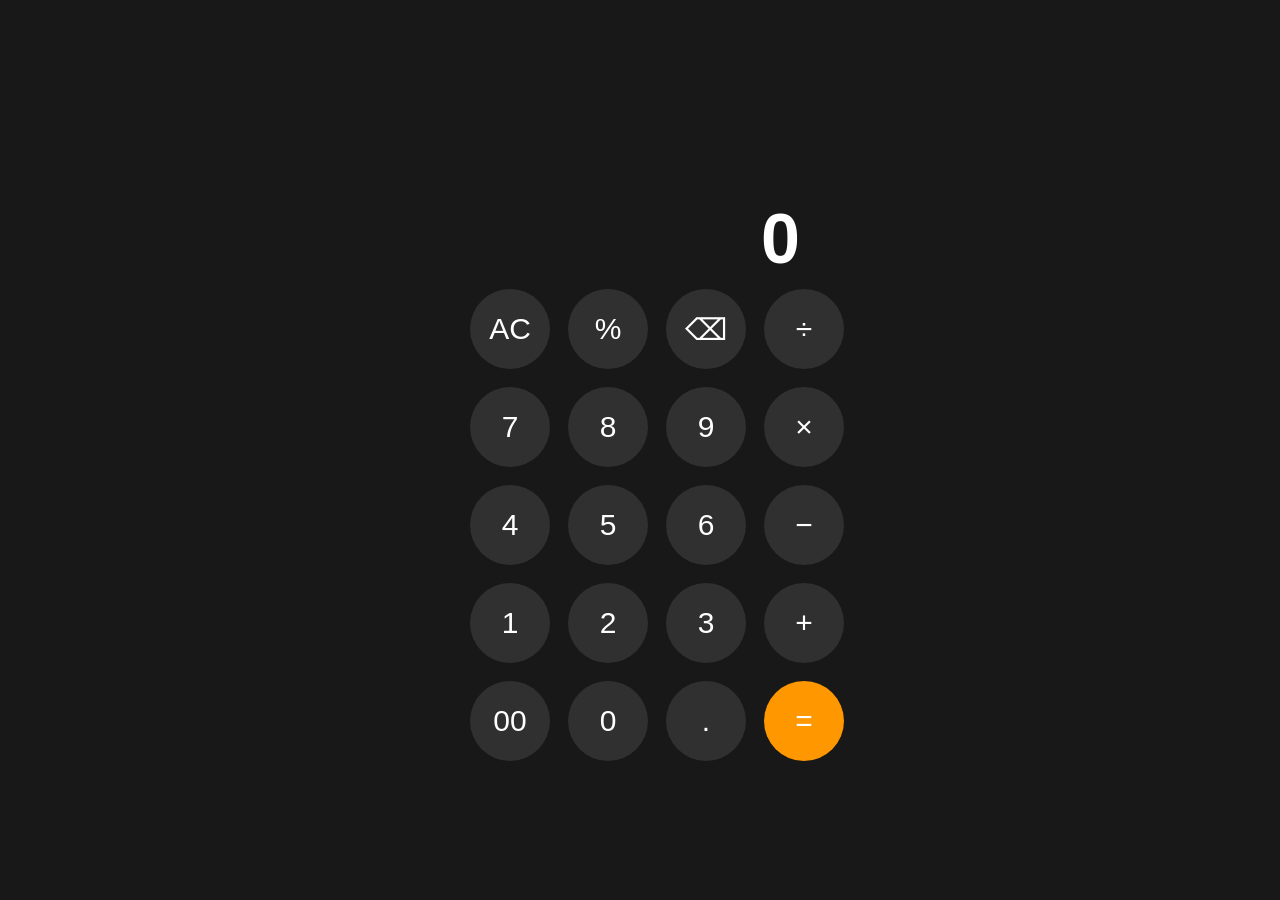
<file: Calculator/index.html>
<!DOCTYPE html>
<html lang="en">
<head>
<meta charset="UTF-8">
<meta name="viewport" content="width=device-width, initial-scale=1.0">
<title>Calculator</title>

<link rel="stylesheet" href="style.css">
</head>
<body>

<div class="calculator">

    <div class="display">
        <div id="history"></div>
        <div id="result">0</div>
    </div>

    <div class="buttons">

        <button onclick="clearDisplay()">AC</button>
        <button onclick="percent()">%</button>
        <button onclick="backspace()">⌫</button>
        <button onclick="append('/')">÷</button>

        <button onclick="append('7')">7</button>
        <button onclick="append('8')">8</button>
        <button onclick="append('9')">9</button>
        <button onclick="append('*')">×</button>

        <button onclick="append('4')">4</button>
        <button onclick="append('5')">5</button>
        <button onclick="append('6')">6</button>
        <button onclick="append('-')">−</button>

        <button onclick="append('1')">1</button>
        <button onclick="append('2')">2</button>
        <button onclick="append('3')">3</button>
        <button onclick="append('+')">+</button>

        <button onclick="append('00')">00</button>
        <button onclick="append('0')">0</button>
        <button onclick="append('.')">.</button>
        <button class="equal" onclick="calculate()">=</button>

    </div>

</div>

<script src="script.js"></script>

</body>
</html>
</file>
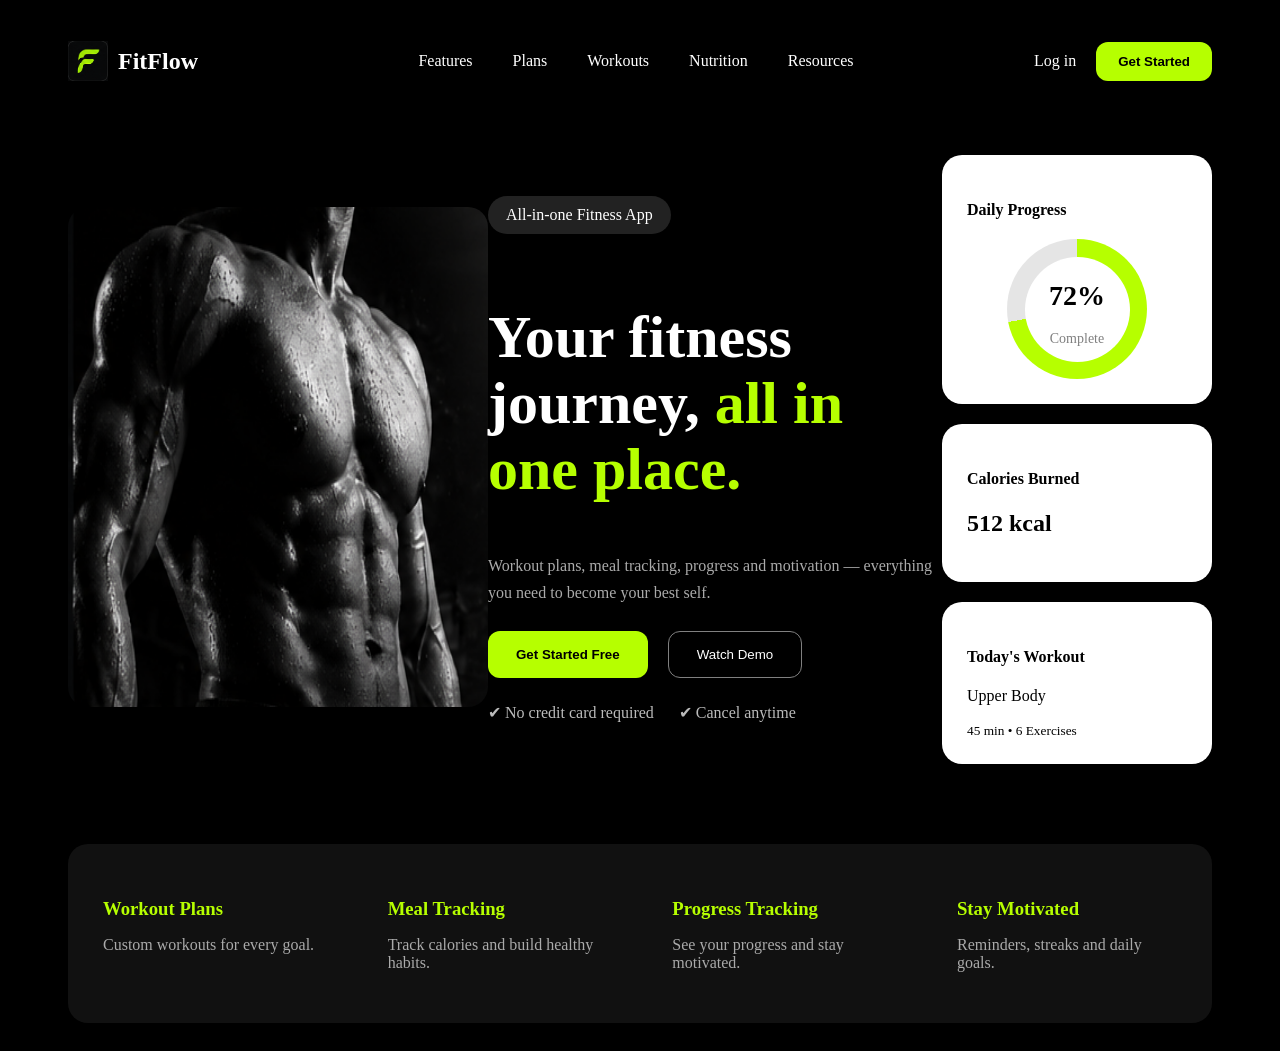
<file: LandingPage/index.html>
<!DOCTYPE html>
<html lang="en">
<head>
    <meta charset="UTF-8">
    <meta name="viewport" content="width=device-width, initial-scale=1.0">
    <title>FitFlow</title>
    <link rel="stylesheet" href="style.css">
</head>
<body>

    <section class="hero">

        <!-- Navbar -->
        <nav>
            <div class="logo">
                <img src="logo.png" alt="">
                <h2>FitFlow</h2>
            </div>

            <ul>
                <li><a href="#">Features</a></li>
                <li><a href="#">Plans</a></li>
                <li><a href="#">Workouts</a></li>
                <li><a href="#">Nutrition</a></li>
                <li><a href="#">Resources</a></li>
            </ul>

            <div class="nav-btns">
                <a href="#">Log in</a>
                <button>Get Started</button>
            </div>
        </nav>

        <!-- Hero Content -->
        <div class="hero-content">

            <!-- Left Image -->
            <div class="left">
                <img src="hero-image.png" alt="">
            </div>

            <!-- Center Content -->
            <div class="center">
                <span class="badge">All-in-one Fitness App</span>

                <h1>Your fitness journey, <span>all in one place.</span></h1>

                <p>
                    Workout plans, meal tracking, progress and motivation —
                    everything you need to become your best self.
                </p>

                <div class="buttons">
                    <button class="primary">Get Started Free</button>
                    <button class="secondary">Watch Demo</button>
                </div>

                <div class="checks">
                    <span>✔ No credit card required</span>
                    <span>✔ Cancel anytime</span>
                </div>
            </div>

            <!-- Right Cards -->
            <div class="right">
                <div class="card progress-card">
                    <h4>Daily Progress</h4>

                    <div class="progress-circle">
                        <div class="inner-circle">
                            <h2>72%</h2>
                            <p>Complete</p>
                        </div>
                    </div>
                </div>

                <div class="card calories">
                    <h4>Calories Burned</h4>
                    <h2>512 kcal</h2>
                </div>

                <div class="card workout">
                    <h4>Today's Workout</h4>
                    <p>Upper Body</p>
                    <small>45 min • 6 Exercises</small>
                </div>
            </div>

        </div>

        <!-- Bottom Features -->
        <div class="features-box">

            <div class="feature">
                <h3>Workout Plans</h3>
                <p>Custom workouts for every goal.</p>
            </div>

            <div class="feature">
                <h3>Meal Tracking</h3>
                <p>Track calories and build healthy habits.</p>
            </div>

            <div class="feature">
                <h3>Progress Tracking</h3>
                <p>See your progress and stay motivated.</p>
            </div>

            <div class="feature">
                <h3>Stay Motivated</h3>
                <p>Reminders, streaks and daily goals.</p>
            </div>

        </div>

    </section>

</body>
</html>
</file>
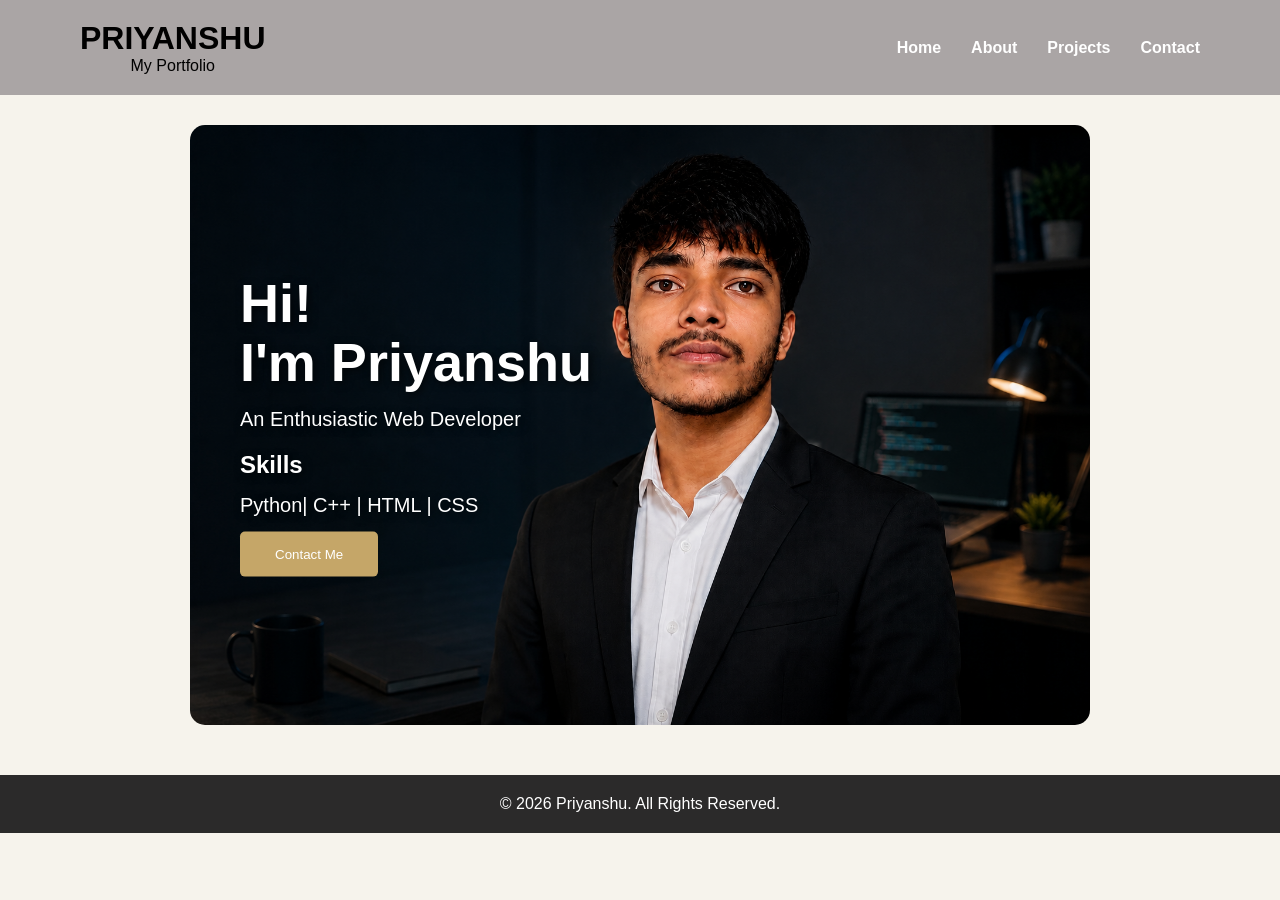
<file: Portfolio/index.html>
<!DOCTYPE html>
<html lang="en">
<head>
    <meta charset="UTF-8">
    <meta name="viewport" content="width=device-width, initial-scale=1.0">
    <title>Priyanshu|Portfolio</title>
    <link rel="stylesheet" href="styles.css">
</head>
<body>
    <nav class="header">
        <div class="logo">
            
            <h2>PRIYANSHU</h2>
            <p>My Portfolio</p>
            
        </div>

        <ul>
            <li><a href="./index.html">Home</a></li>
            <li><a href="./about.html">About</a></li>
            <li><a href="#">Projects</a></li>
            <li><a href="./contacts.html">Contact</a></li>
        </ul>
        
    </nav>

    <section class="hero">
        <div class="image-container" >
            <img src="./assets/portfolio_pic.png" alt="My Pic" /width="100%" class="big-img">
            <div class="overlay">
                <h1> Hi!  <br> I'm Priyanshu</h1>
                <p>An Enthusiastic Web Developer</p>
                <h3>Skills</h3>
                <p>Python| C++ | HTML | CSS</p>
                <a href="./contacts.html"><button>Contact Me</button></a>
            </div>
        </div>
    </section>
    
    <footer>
      © 2026 Priyanshu. All Rights Reserved.
    </footer>

</body>
</html>
</file>
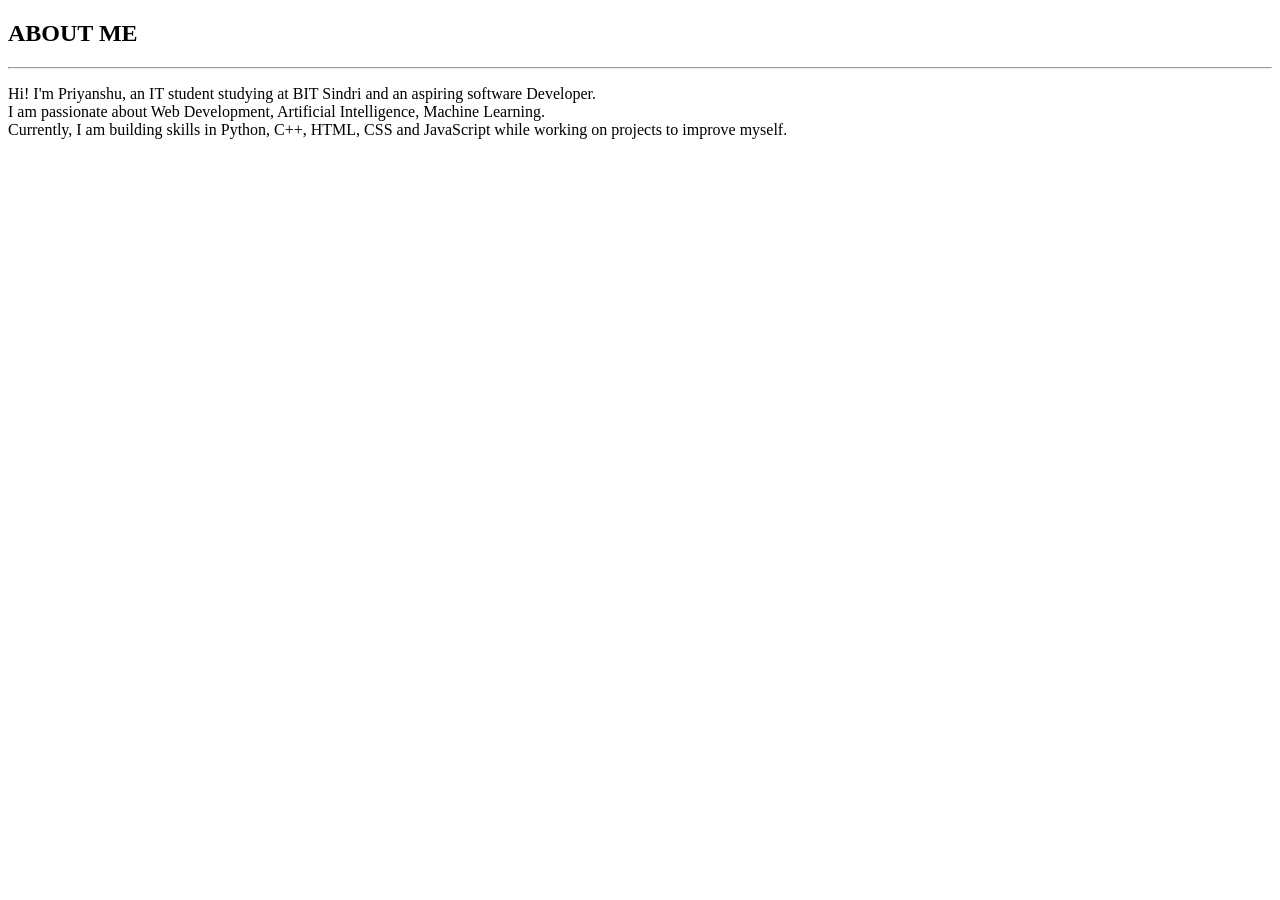
<file: Portfolio/about.html>
<!DOCTYPE html>
<html lang="en">
<head>
    <meta charset="UTF-8">
    <meta name="viewport" content="width=device-width, initial-scale=1.0">
    <title>Document</title>
</head>
<body>
    <h2>ABOUT ME</h2><hr/>
    <p>Hi! I'm Priyanshu, an IT student studying at BIT Sindri and an aspiring software Developer.<br/>
       I am passionate about Web Development, Artificial Intelligence, Machine Learning.<br/>
       Currently, I am building skills in Python, C++, HTML, CSS and JavaScript while working on projects to improve myself.
    </p>
</body>
</html>
</file>
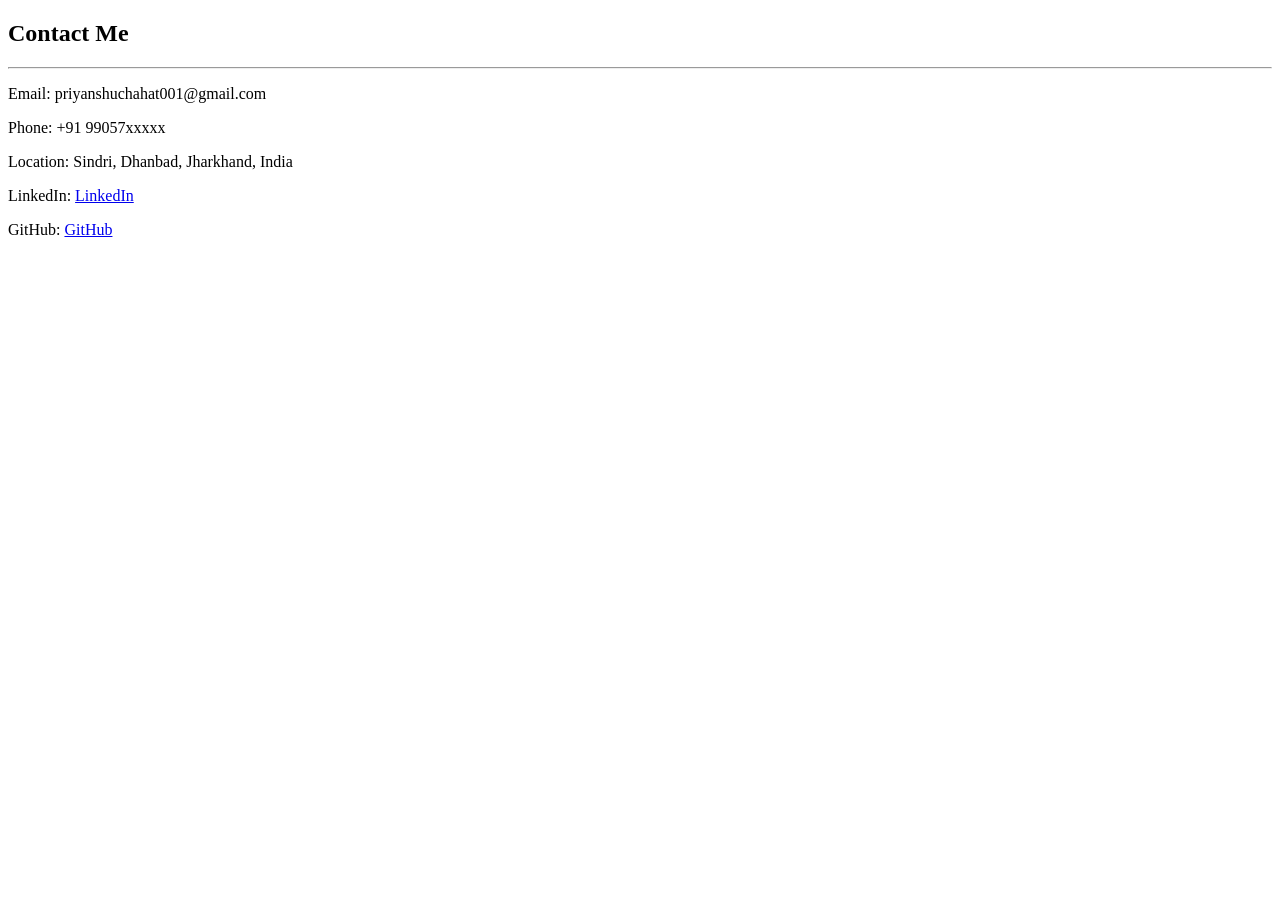
<file: Portfolio/contacts.html>
<!DOCTYPE html>
<html lang="en">
<head>
    <meta charset="UTF-8">
    <meta name="viewport" content="width=device-width, initial-scale=1.0">
    <title>Document</title>
</head>
<body>
    <section id="contact">
        <h2>Contact Me</h2><hr/>

        <p>Email: priyanshuchahat001@gmail.com</p>
        <p>Phone: +91 99057xxxxx</p>
        <p>Location: Sindri, Dhanbad, Jharkhand, India</p>
        <p>LinkedIn: <a href="#"> LinkedIn</a></p>
        <p>GitHub: <a href="#"> GitHub</a></p>
        
    </section>
</body>
</html>
</file>
<file: Calculator/style.css>
*{
    margin:0;
    padding:0;
    box-sizing:border-box;
    font-family:Arial, Helvetica, sans-serif;
}

body{
    background:#181818;
    display:flex;
    justify-content:center;
    align-items:center;
    height:100vh;
}

.calculator{

    width:380px;
    background:#181818;
    padding:20px;
}

.display{

    height:150px;
    color:white;
    display:flex;
    flex-direction:column;
    justify-content:flex-end;
    align-items:flex-end;
    padding:10px;
}

#history{
    font-size:30px;
    color:#9e9e9e;
}

#result{
    font-size:70px;
    font-weight:bold;
}

.buttons{

    display:grid;
    grid-template-columns:repeat(4,1fr);
    gap:18px;
}

button{

    width:80px;
    height:80px;
    border:none;
    border-radius:50%;
    background:#303030;
    color:white;
    font-size:30px;
    cursor:pointer;
    transition:.2s;
}

button:hover{

    background:#444;
}

.equal{

    background:#ff9800;
    color:white;
}

.equal:hover{

    background:#ffb74d;
}
</file>
<file: LandingPage/style.css>
body{
    background:#000;
    color:white;
}

.hero{
    min-height:100vh;
    padding:20px 60px;
}

nav{
    display:flex;
    justify-content:space-between;
    align-items:center;
}

.logo{
    display:flex;
    align-items:center;
    gap:10px;
}

.logo img{
    width:40px;
}

ul{
    display:flex;
    list-style:none;
    gap:40px;
}

ul li a{
    text-decoration:none;
    color:white;
}

.nav-btns{
    display:flex;
    align-items:center;
    gap:20px;
}

.nav-btns a{
    color:white;
    text-decoration:none;
}

.nav-btns button{
    background:#b6ff00;
    border:none;
    padding:12px 22px;
    border-radius:12px;
    font-weight:bold;
}

.hero-content{
    display:flex;
    justify-content:space-between;
    align-items:center;
    margin-top:60px;
}

.left img{
    width: 420px;
    height: 500px;
    border-radius:20px;
}

.center{
    max-width:500px;
}

.badge{
    background:#222;
    padding:10px 18px;
    border-radius:20px;
    display:inline-block;
    margin-bottom:20px;
}

.center h1{
    font-size:60px;
    line-height:1.1;
}

.center h1 span{
    color:#b6ff00;
}

.center p{
    margin:25px 0;
    color:#aaa;
    line-height:1.7;
}

.buttons{
    display:flex;
    gap:20px;
}

.primary{
    background:#b6ff00;
    border:none;
    padding:15px 28px;
    border-radius:12px;
    font-weight:bold;
}

.secondary{
    background:transparent;
    color:white;
    border:1px solid gray;
    padding:15px 28px;
    border-radius:12px;
}

.checks{
    margin-top:25px;
    display:flex;
    gap:25px;
    color:#bbb;
}

.right{
    display:flex;
    flex-direction:column;
    gap:20px;
}

.card{
    background:white;
    color:black;
    padding:25px;
    border-radius:20px;
    width:220px;
}

.progress-card{
    text-align:center;
}

.progress-card h4{
    margin-bottom:20px;
    text-align:left;
}

.progress-circle{
    width:140px;
    height:140px;
    margin:auto;
    border-radius:50%;
    background:conic-gradient(
        #b6ff00 0% 72%,
        #e5e5e5 72% 100%
    );
    display:flex;
    justify-content:center;
    align-items:center;
}

.inner-circle{
    width:105px;
    height:105px;
    background:white;
    border-radius:50%;
    display:flex;
    flex-direction:column;
    justify-content:center;
    align-items:center;
}

.inner-circle h2{
    font-size:28px;
    margin-bottom:5px;
}

.inner-circle p{
    font-size:14px;
    color:gray;
}

.features-box{
    margin-top:80px;
    background:#111;
    border-radius:20px;
    padding:35px;
    display:flex;
    justify-content:space-between;
}

.feature{
    width:220px;
}

.feature h3{
    margin-bottom:10px;
    color:#b6ff00;
}

.feature p{
    color:#aaa;
}

@media(max-width:1000px){
    .hero-content{
        flex-direction:column;
        gap:40px;
    }

    .features-box{
        flex-direction:column;
        gap:30px;
    }

    ul{
        display:none;
    }
}
</file>
<file: Portfolio/styles.css>
*{
    margin: 0;
    padding: 0;
    box-sizing: border-box;
    font-family: Arial, Helvetica, sans-serif;
}

body {
    background:#f6f3ec;
  
}

nav {
    display: flex;
    justify-content: space-between;
    align-items: center;
    padding: 20px 80px;
    background:  rgb(170, 165, 165);
    
}



nav ul{
    display: flex;
    list-style: none;
    gap: 30px;
    
}

nav a {
    text-decoration: none;
    color: white;
    font-weight: bold;
}
.logo {
    display: flex;
    flex-direction: column;
    align-items: center;
    gap: 0px;
}



.logo h2 {
    margin: 0;
    font-size: 32px;
    margin-top: 0px;
}



.hero {
    display: flex;
    justify-content: center;
    margin-top: 30px;
}

.image-container {
    position: relative;
    width: 900px;
}

.image-container img {
    
    width: 100%;
    display: block;
    border-radius: 15px;
}

.overlay {
    position: absolute;

    top: 50%;
    left: 50px;

    transform: translateY(-50%);

    COLOR: WHITE;
     text-shadow: 2px 2px 8px rgba(0, 0, 0, .7)

   
}

.overlay h1 {
    font-size: 54px;
    line-height: 1.1;

}

.overlay p {
    margin: 15px 0;
    font-size: 20px;
}

.overlay h3 {
    margin-top: 20px;
    font-size: 24px;
}

.overlay button{
    padding: 15px 35px;
    border: none;
    background: #c5a668;
    color: white;
    border-radius: 5px;
    cursor: pointer;
}

.overlay button:hover{
    background: #b28547;
}

footer {
    margin-top: 50px;
    padding: 20px;
    background: rgb(43, 42, 42);
    color: white;
    text-align: center;


}
</file>
